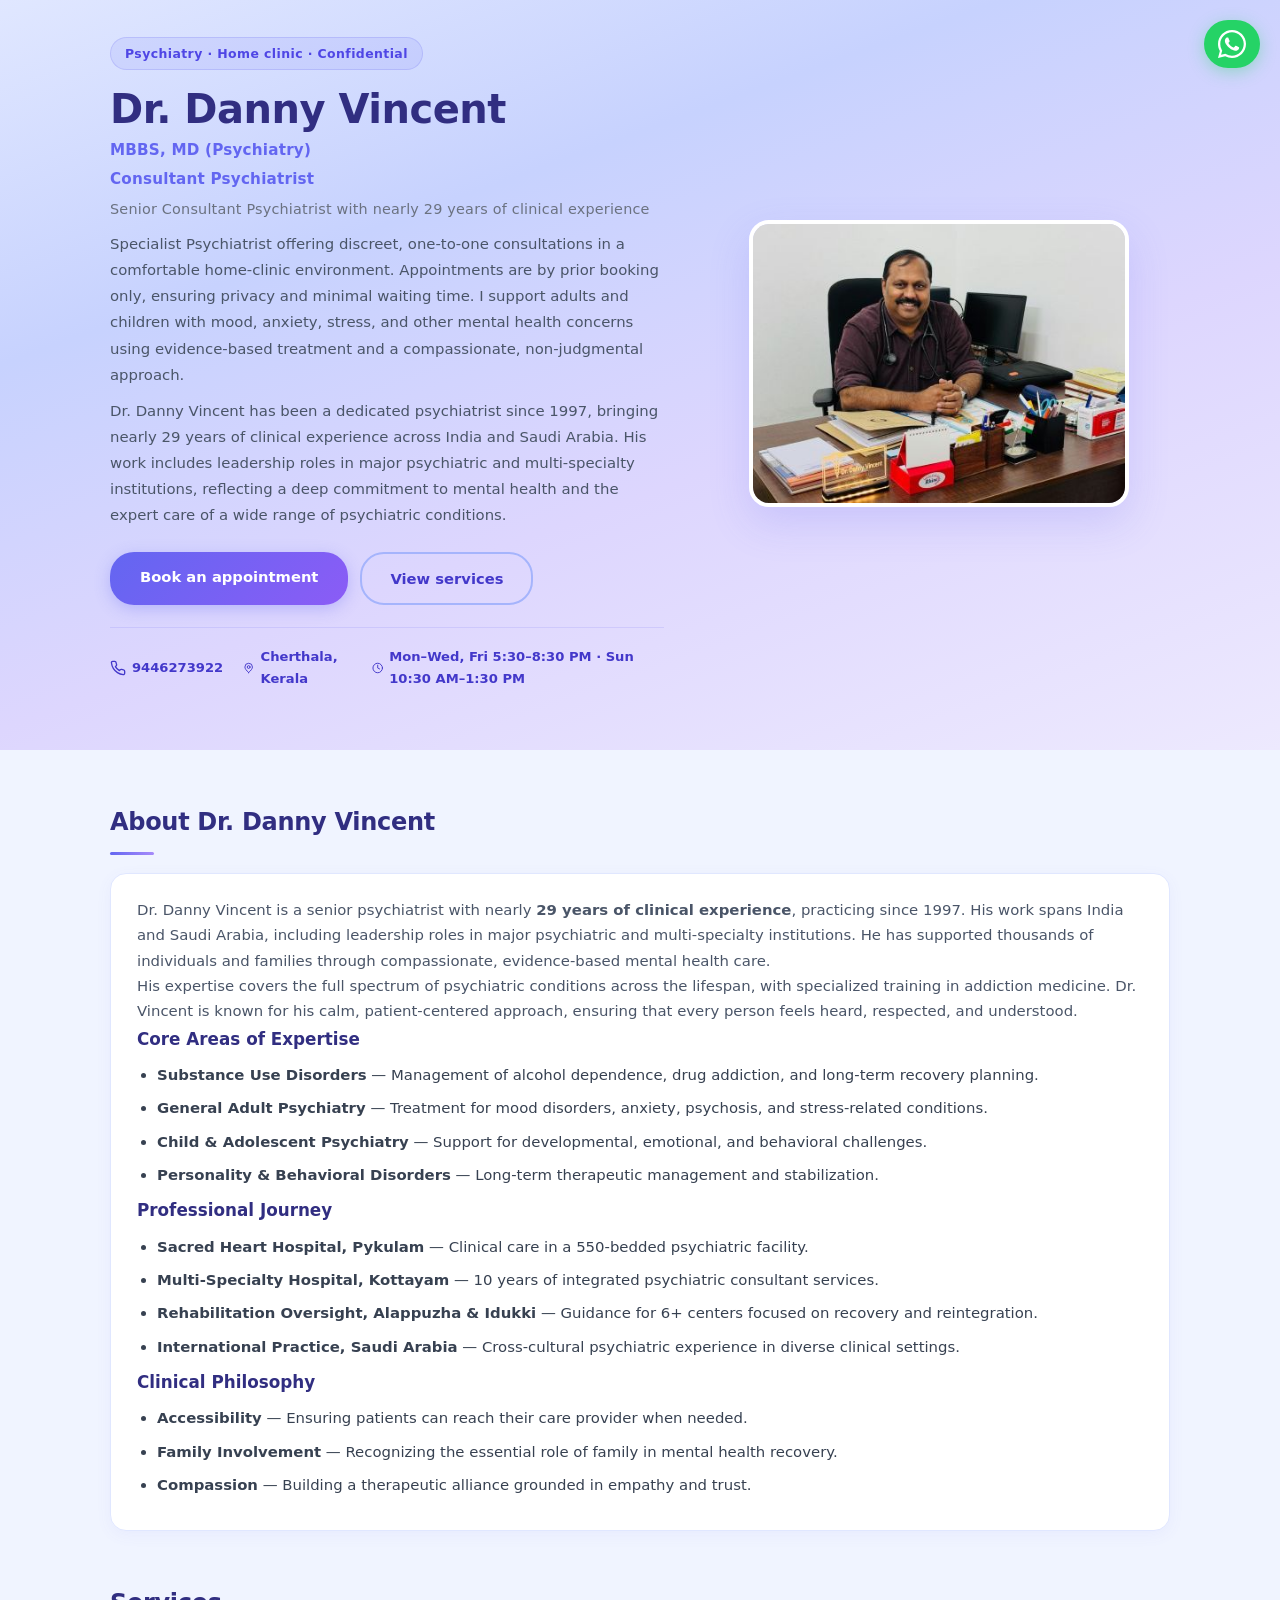
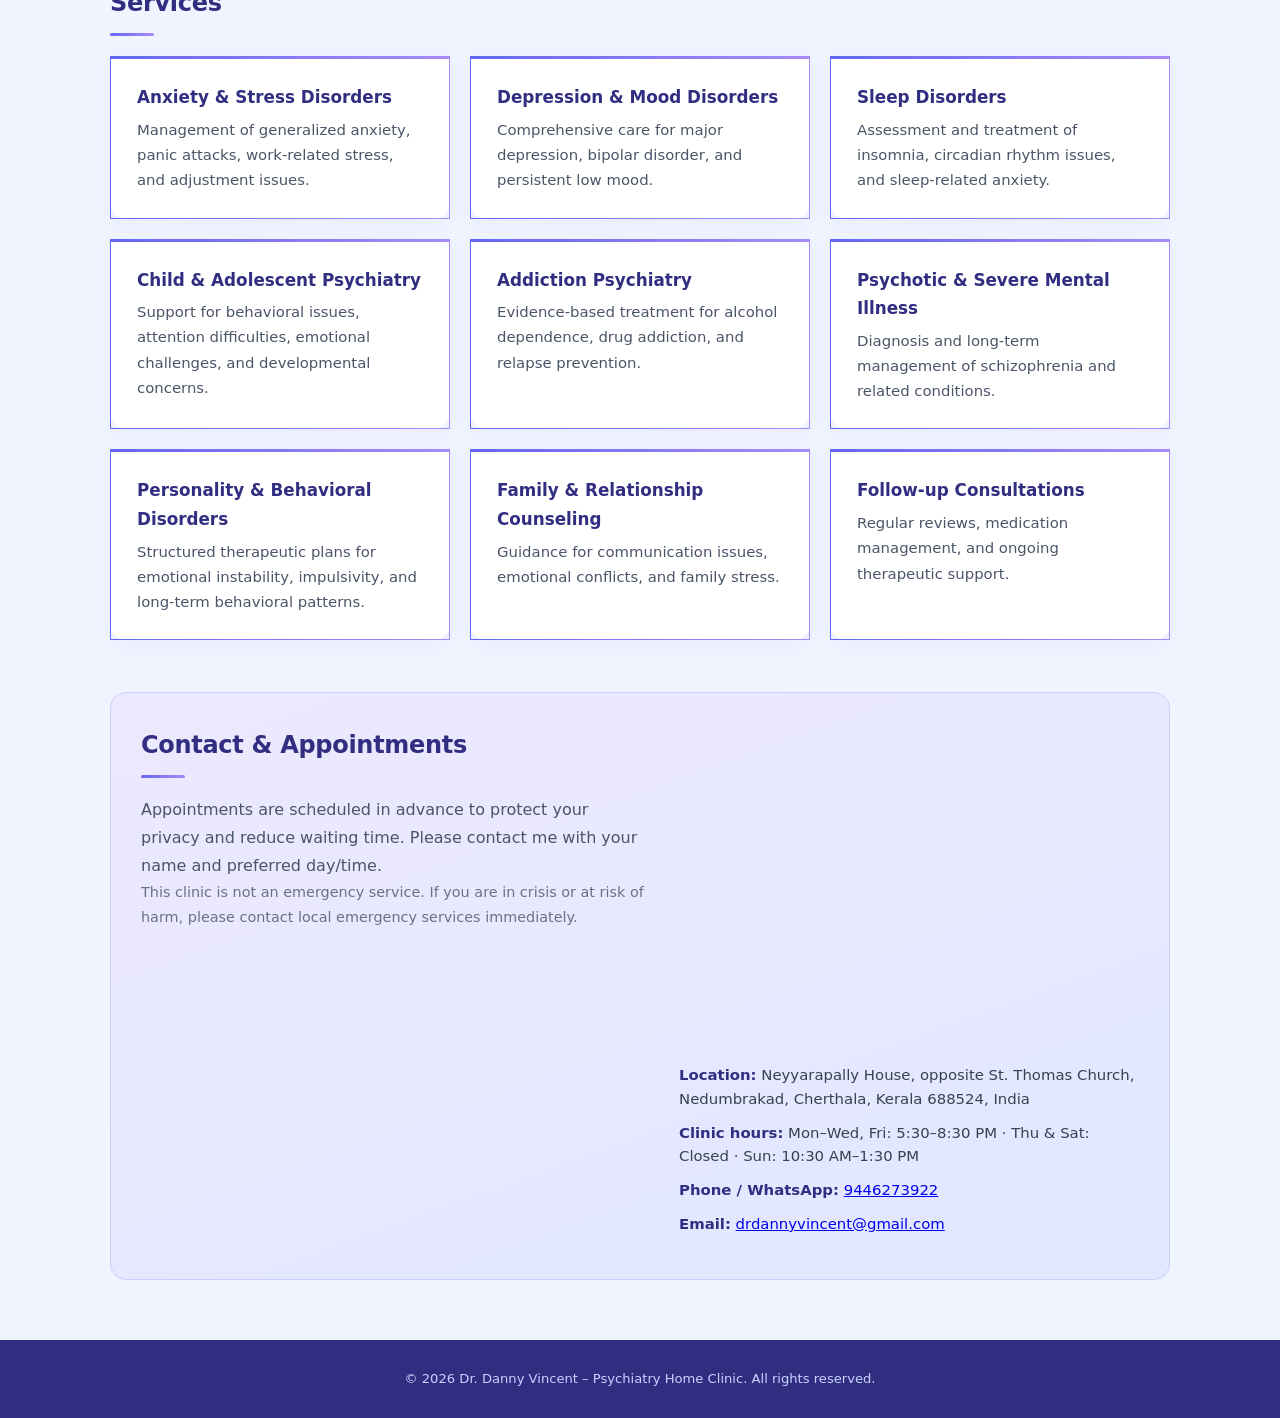
<file: oldindex.html>
<!DOCTYPE html>
<html lang="en">
<head>
  <meta charset="UTF-8" />
  <title>Dr. Danny Vincent | Senior Consultant Psychiatrist in Cherthala, Kerala</title>
  <meta name="viewport" content="width=device-width, initial-scale=1" />

  <!-- Primary SEO -->
  <meta name="description" content="Dr. Danny Vincent, Senior Consultant Psychiatrist with 29 years of experience, offering confidential home-clinic consultations in Cherthala, Kerala. Specializing in anxiety, depression, addiction psychiatry, child & adolescent mental health, and personality disorders.">
  <meta name="keywords" content="psychiatrist Cherthala, Dr Danny Vincent, psychiatry Kerala, addiction psychiatrist, child psychiatrist Kerala, mental health clinic Cherthala, home clinic psychiatry, anxiety treatment Kerala, depression treatment Kerala">
  <meta name="author" content="Dr. Danny Vincent">
  <link rel="alternate" hreflang="en-IN" href="https://drdannyvincent.com/" />

  <!-- Canonical URL -->
  <link rel="canonical" href="https://drdannyvincent.com/" />

  <!-- Open Graph (WhatsApp, Facebook, LinkedIn) -->
  <meta property="og:title" content="Dr. Danny Vincent – Senior Consultant Psychiatrist in Cherthala">
  <meta property="og:description" content="Confidential home-clinic consultations for adults and children. 29 years of psychiatric experience. Anxiety, depression, addiction, child psychiatry, and more.">
  <meta property="og:image" content="https://drdannyvincent.com/drdanny2.jpeg">
  <meta property="og:url" content="https://drdannyvincent.com/">
  <meta property="og:type" content="website">
  <meta property="og:locale" content="en_IN">
  <meta property="og:site_name" content="Dr. Danny Vincent – Psychiatry Home Clinic">
  <meta property="og:image:width" content="1280">
  <meta property="og:image:height" content="960">

  <!-- Favicon -->
  <link rel="icon" type="image/png" href="/favicon-96x96.png?v=20260603" sizes="96x96" />
  <link rel="icon" type="image/svg+xml" href="/favicon.svg?v=20260603" />
  <link rel="shortcut icon" href="/favicon.ico?v=20260603" />
  <link rel="apple-touch-icon" sizes="180x180" href="/apple-touch-icon.png?v=20260603" />
  <meta name="apple-mobile-web-app-title" content="Dr Danny Vincent" />
  <link rel="manifest" href="/site.webmanifest?v=20260603" />

  <!-- Twitter Card -->
  <meta name="twitter:card" content="summary_large_image">
  <meta name="twitter:title" content="Dr. Danny Vincent – Senior Consultant Psychiatrist">
  <meta name="twitter:description" content="29 years of experience in adult, child, and addiction psychiatry. Confidential home-clinic consultations in Cherthala.">
  <meta name="twitter:image" content="https://drdannyvincent.com/drdanny2.jpeg">

  <!-- Local Business Schema -->
  <script type="application/ld+json">
  {
    "@context": "https://schema.org",
    "@type": "MedicalClinic",
    "name": "Dr. Danny's Psychiatry Home Clinic",
    "image": "https://drdannyvincent.com/drdanny2.jpeg",
    "description": "Psychiatry home clinic offering confidential consultations for adults and children in Cherthala, Kerala.",
    "address": {
      "@type": "PostalAddress",
      "streetAddress": "Neyyarapally House, opposite St. Thomas Church, Nedumbrakad",
      "addressLocality": "Cherthala",
      "addressRegion": "Kerala",
      "postalCode": "688524",
      "addressCountry": "IN"
    },
    "geo": {
      "@type": "GeoCoordinates",
      "latitude": 9.696187,
      "longitude": 76.342630
    },
    "telephone": "+91-9446273922",
    "url": "https://drdannyvincent.com/",
    "medicalSpecialty": "Psychiatric",
    "openingHoursSpecification": [
      {
        "@type": "OpeningHoursSpecification",
        "dayOfWeek": ["Monday", "Tuesday", "Wednesday", "Friday"],
        "opens": "17:30",
        "closes": "20:30"
      },
      {
        "@type": "OpeningHoursSpecification",
        "dayOfWeek": "Sunday",
        "opens": "10:30",
        "closes": "13:30"
      }
    ]
  }
  </script>

  <!-- Physician Schema -->
  <script type="application/ld+json">
  {
    "@context": "https://schema.org",
    "@type": "Physician",
    "name": "Dr. Danny Vincent",
    "image": "https://drdannyvincent.com/drdanny2.jpeg",
    "description": "Senior Consultant Psychiatrist with over 29 years of clinical experience in adult, child, and addiction psychiatry.",
    "medicalSpecialty": "Psychiatric",
    "qualifications": "MBBS, MD (Psychiatry)",
    "url": "https://drdannyvincent.com/",
    "telephone": "+91-9446273922",
    "email": "drdannyvincent@gmail.com",
    "worksAt": {
      "@type": "MedicalClinic",
      "name": "Dr. Danny's Psychiatry Home Clinic",
      "url": "https://drdannyvincent.com/"
    },
    "address": {
      "@type": "PostalAddress",
      "streetAddress": "Neyyarapally House, opposite St. Thomas Church, Nedumbrakad",
      "addressLocality": "Cherthala",
      "addressRegion": "Kerala",
      "postalCode": "688524",
      "addressCountry": "IN"
    }
  }
  </script>

  <!-- FAQ Schema -->
  <script type="application/ld+json">
  {
    "@context": "https://schema.org",
    "@type": "FAQPage",
    "mainEntity": [
      {
        "@type": "Question",
        "name": "What conditions does Dr. Danny Vincent treat?",
        "acceptedAnswer": {
          "@type": "Answer",
          "text": "Dr. Danny Vincent treats a wide range of psychiatric conditions including anxiety and stress disorders, depression and mood disorders, sleep disorders, addiction (alcohol and drug dependence), child and adolescent psychiatric issues, psychotic disorders, and personality and behavioral disorders."
        }
      },
      {
        "@type": "Question",
        "name": "What are the clinic hours for Dr. Danny's Psychiatry Home Clinic?",
        "acceptedAnswer": {
          "@type": "Answer",
          "text": "The clinic is open Monday, Tuesday, Wednesday, and Friday from 5:30 PM to 8:30 PM, and Sunday from 10:30 AM to 1:30 PM. Thursday and Saturday are closed. Appointments are by prior booking only."
        }
      },
      {
        "@type": "Question",
        "name": "Where is Dr. Danny Vincent's clinic located?",
        "acceptedAnswer": {
          "@type": "Answer",
          "text": "The clinic is located at Neyyarapally House, opposite St. Thomas Church, Nedumbrakad, Cherthala, Kerala 688524, India."
        }
      },
      {
        "@type": "Question",
        "name": "How can I book an appointment with Dr. Danny Vincent?",
        "acceptedAnswer": {
          "@type": "Answer",
          "text": "You can book an appointment by calling or messaging via WhatsApp at 9446273922, or by emailing drdannyvincent@gmail.com. Please provide your name and preferred day and time."
        }
      },
      {
        "@type": "Question",
        "name": "Does Dr. Danny Vincent treat children and adolescents?",
        "acceptedAnswer": {
          "@type": "Answer",
          "text": "Yes, Dr. Danny Vincent provides child and adolescent psychiatry services, including support for behavioral issues, attention difficulties, emotional challenges, and developmental concerns."
        }
      }
    ]
  }
  </script>

  <!-- Your existing CSS will follow here -->
  <link rel="stylesheet" href="css/styles.css?v=20260415" />
  <!-- Google tag (gtag.js) -->
  <script async src="https://www.googletagmanager.com/gtag/js?id=G-VW57KB1PSQ"></script>
  <script>
    window.dataLayer = window.dataLayer || [];
    function gtag(){dataLayer.push(arguments);}
    gtag('js', new Date());

    gtag('config', 'G-VW57KB1PSQ');
  </script>
</head>


<body>

  <!-- FLOATING WHATSAPP BUTTON -->
  <a href="https://wa.me/919446273922" target="_blank" rel="noopener" class="whatsapp-float" aria-label="Chat on WhatsApp">
    <svg viewBox="0 0 32 32" width="28" height="28" fill="#fff"><path d="M16.004 0C7.165 0 .003 7.16.003 15.997c0 2.822.737 5.577 2.137 8.003L.003 32l8.208-2.102a15.94 15.94 0 007.793 2.1C24.84 31.998 32 24.836 32 15.997 32 7.16 24.84 0 16.004 0zm0 29.39a13.35 13.35 0 01-7.09-2.03l-.508-.303-4.87 1.248 1.3-4.737-.334-.527A13.32 13.32 0 012.61 15.997c0-7.39 6.006-13.396 13.394-13.396 7.39 0 13.396 6.006 13.396 13.396 0 7.392-6.006 13.394-13.396 13.394zm7.338-10.028c-.4-.2-2.373-1.17-2.74-1.304-.37-.133-.637-.2-.905.2s-1.04 1.304-1.273 1.57-.47.3-.87.1c-.4-.2-1.69-.622-3.22-1.985-1.19-1.06-1.993-2.37-2.227-2.77-.233-.4-.025-.617.175-.816.18-.18.4-.467.6-.7.2-.234.267-.4.4-.668.133-.267.067-.5-.033-.7-.1-.2-.905-2.18-1.24-2.986-.327-.784-.66-.678-.905-.69l-.77-.014c-.267 0-.7.1-1.067.5s-1.4 1.37-1.4 3.34c0 1.97 1.433 3.873 1.633 4.14.2.267 2.82 4.305 6.833 6.036.955.412 1.7.658 2.28.843.958.305 1.832.262 2.522.16.77-.115 2.373-.97 2.707-1.906.333-.936.333-1.738.233-1.905-.1-.167-.367-.267-.767-.467z"/></svg>
  </a>

  <main>

  <!-- HERO SECTION -->
  <div class="hero-wrapper">
    <div class="hero">
      <div class="hero-text">
        <div class="hero-badge">Psychiatry · Home clinic · Confidential</div>
        <h1>Dr. Danny Vincent</h1>
        <h3>MBBS, MD (Psychiatry)</h3>
        <h3>Consultant Psychiatrist</h3>
        <h3 style="font-size:0.9rem; font-weight:500; color:#6b7280; margin-top:4px;">
          Senior Consultant Psychiatrist with nearly <span class="exp-years">29</span> years of clinical experience
        </h3>

        <p>
          Specialist Psychiatrist offering discreet, one‑to‑one consultations in a comfortable home‑clinic environment. Appointments are by prior booking only, ensuring privacy and minimal waiting time. I support adults and children with mood, anxiety, stress, and other mental health concerns using evidence‑based treatment and a compassionate, non‑judgmental approach.
        </p>

        <p>
          Dr. Danny Vincent has been a dedicated psychiatrist since 1997, bringing nearly <span class="exp-years">29</span> years of clinical experience across India and Saudi Arabia. His work includes leadership roles in major psychiatric and multi‑specialty institutions, reflecting a deep commitment to mental health and the expert care of a wide range of psychiatric conditions.
        </p>

        <div class="hero-cta">
          <a href="#contact" class="btn-main">Book an appointment</a>
          <a href="#services" class="btn-ghost">View services</a>
        </div>

        <div class="hero-contact">
          <div class="hero-contact-item">
            <svg width="16" height="16" viewBox="0 0 24 24" fill="none" stroke="currentColor" stroke-width="2" stroke-linecap="round" stroke-linejoin="round"><path d="M22 16.92v3a2 2 0 01-2.18 2 19.79 19.79 0 01-8.63-3.07 19.5 19.5 0 01-6-6 19.79 19.79 0 01-3.07-8.67A2 2 0 014.11 2h3a2 2 0 012 1.72c.127.96.361 1.903.7 2.81a2 2 0 01-.45 2.11L8.09 9.91a16 16 0 006 6l1.27-1.27a2 2 0 012.11-.45c.907.339 1.85.573 2.81.7A2 2 0 0122 16.92z"/></svg>
            9446273922
          </div>
          <div class="hero-contact-item">
            <svg width="16" height="16" viewBox="0 0 24 24" fill="none" stroke="currentColor" stroke-width="2" stroke-linecap="round" stroke-linejoin="round"><circle cx="12" cy="10" r="3"/><path d="M12 21.7C17.3 17 20 13 20 10a8 8 0 10-16 0c0 3 2.7 7 8 11.7z"/></svg>
            Cherthala, Kerala
          </div>
          <div class="hero-contact-item">
            <svg width="16" height="16" viewBox="0 0 24 24" fill="none" stroke="currentColor" stroke-width="2" stroke-linecap="round" stroke-linejoin="round"><circle cx="12" cy="12" r="10"/><polyline points="12 6 12 12 16 14"/></svg>
            Mon–Wed, Fri 5:30–8:30 PM · Sun 10:30 AM–1:30 PM
          </div>
        </div>
      </div>

      <div class="hero-photo">
        <img
          src="images/drdanny-420.jpg"
          srcset="
            images/drdanny-420.jpg 420w,
            images/drdanny-840.jpg 840w
          "
          sizes="(max-width: 900px) 100vw, 420px"
          alt="Dr. Danny Vincent"
          class="doctor-photo"
          fetchpriority="high"
        />

      </div>
    </div>
  </div>

    <!-- ABOUT SECTION -->
    <h2 class="section-title">About Dr. Danny Vincent</h2>

    <div class="card">
      <p>
        Dr. Danny Vincent is a senior psychiatrist with nearly <strong><span class="exp-years">29</span> years of clinical experience</strong>, practicing since 1997. His work spans India and Saudi Arabia, including leadership roles in major psychiatric and multi‑specialty institutions. He has supported thousands of individuals and families through compassionate, evidence‑based mental health care.
      </p>

      <p>
        His expertise covers the full spectrum of psychiatric conditions across the lifespan, with specialized training in addiction medicine. Dr. Vincent is known for his calm, patient‑centered approach, ensuring that every person feels heard, respected, and understood.
      </p>

      <h3>Core Areas of Expertise</h3>
      <ul>
        <li><strong>Substance Use Disorders</strong> — Management of alcohol dependence, drug addiction, and long‑term recovery planning.</li>
        <li><strong>General Adult Psychiatry</strong> — Treatment for mood disorders, anxiety, psychosis, and stress‑related conditions.</li>
        <li><strong>Child & Adolescent Psychiatry</strong> — Support for developmental, emotional, and behavioral challenges.</li>
        <li><strong>Personality & Behavioral Disorders</strong> — Long‑term therapeutic management and stabilization.</li>
      </ul>

      <h3>Professional Journey</h3>
      <ul>
        <li><strong>Sacred Heart Hospital, Pykulam</strong> — Clinical care in a 550‑bedded psychiatric facility.</li>
        <li><strong>Multi‑Specialty Hospital, Kottayam</strong> — 10 years of integrated psychiatric consultant services.</li>
        <li><strong>Rehabilitation Oversight, Alappuzha & Idukki</strong> — Guidance for 6+ centers focused on recovery and reintegration.</li>
        <li><strong>International Practice, Saudi Arabia</strong> — Cross‑cultural psychiatric experience in diverse clinical settings.</li>
      </ul>

      <h3>Clinical Philosophy</h3>
      <ul>
        <li><strong>Accessibility</strong> — Ensuring patients can reach their care provider when needed.</li>
        <li><strong>Family Involvement</strong> — Recognizing the essential role of family in mental health recovery.</li>
        <li><strong>Compassion</strong> — Building a therapeutic alliance grounded in empathy and trust.</li>
      </ul>
    </div>

    <!-- SERVICES -->
    <h2 id="services" class="section-title">Services</h2>

    <div class="grid-3">
      <div class="card"><h3>Anxiety & Stress Disorders</h3><p>Management of generalized anxiety, panic attacks, work‑related stress, and adjustment issues.</p></div>
      <div class="card"><h3>Depression & Mood Disorders</h3><p>Comprehensive care for major depression, bipolar disorder, and persistent low mood.</p></div>
      <div class="card"><h3>Sleep Disorders</h3><p>Assessment and treatment of insomnia, circadian rhythm issues, and sleep‑related anxiety.</p></div>
    </div>

    <div class="grid-3">
      <div class="card"><h3>Child & Adolescent Psychiatry</h3><p>Support for behavioral issues, attention difficulties, emotional challenges, and developmental concerns.</p></div>
      <div class="card"><h3>Addiction Psychiatry</h3><p>Evidence‑based treatment for alcohol dependence, drug addiction, and relapse prevention.</p></div>
      <div class="card"><h3>Psychotic & Severe Mental Illness</h3><p>Diagnosis and long‑term management of schizophrenia and related conditions.</p></div>
    </div>

    <div class="grid-3">
      <div class="card"><h3>Personality & Behavioral Disorders</h3><p>Structured therapeutic plans for emotional instability, impulsivity, and long‑term behavioral patterns.</p></div>
      <div class="card"><h3>Family & Relationship Counseling</h3><p>Guidance for communication issues, emotional conflicts, and family stress.</p></div>
      <div class="card"><h3>Follow‑up Consultations</h3><p>Regular reviews, medication management, and ongoing therapeutic support.</p></div>
    </div>

    <!-- CONTACT -->
    <div id="contact" class="contact-section">
      <h2 class="section-title">Contact & Appointments</h2>

      <div class="contact-row">
        <div>
          <p>
            Appointments are scheduled in advance to protect your privacy and reduce waiting time. Please contact me with your name and preferred day/time.
          </p>
          <p style="font-size:0.9rem; color:#6b7280;">
            This clinic is not an emergency service. If you are in crisis or at risk of harm, please contact local emergency services immediately.
          </p>
        </div>

        <div>
          <div class="contact-item">
            <iframe src="https://www.google.com/maps/embed?pb=!1m18!1m12!1m3!1d3932.8224850207716!2d76.34262967586177!3d9.696187253447413!2m3!1f0!2f0!3f0!3m2!1i1024!2i768!4f13.1!3m3!1m2!1s0x3b087dd07716e66b%3A0x884e9c2bc6a83413!2sDr%20Danny&#39;s%20Clinic!5e0!3m2!1sen!2skw!4v1770375603784!5m2!1sen!2skw"
              width="100%" height="250" style="border:0; border-radius:10px;" allowfullscreen="" loading="lazy"></iframe>
          </div>

          <div class="contact-item"><span class="label">Location:</span> Neyyarapally House, opposite St. Thomas Church, Nedumbrakad, Cherthala, Kerala 688524, India</div>
          <div class="contact-item"><span class="label">Clinic hours:</span> Mon–Wed, Fri: 5:30–8:30 PM · Thu & Sat: Closed · Sun: 10:30 AM–1:30 PM</div>
          <div class="contact-item"><span class="label">Phone / WhatsApp:</span> <a href="tel:+919446273922">9446273922</a></div>
          <div class="contact-item"><span class="label">Email:</span> <a href="mailto:drdannyvincent@gmail.com">drdannyvincent@gmail.com</a></div>
        </div>
      </div>
    </div>

  </main>

  <footer>
    <p>© <span id="year"></span> Dr. Danny Vincent – Psychiatry Home Clinic. All rights reserved.</p>
  </footer>
  <script src="js/year.js?v=20260415" defer></script>

</body>
</html>
</file>
<file: css/styles.css>
/* ===== RESET & BASE ===== */
*,
*::before,
*::after {
    box-sizing: border-box;
    margin: 0;
    padding: 0;
}

body {
    font-family: "Segoe UI", system-ui, -apple-system, sans-serif;
    background-color: #f0f4ff;
    color: #2d3748;
    line-height: 1.7;
    -webkit-font-smoothing: antialiased;
}

/* ===== HERO SECTION ===== */
.hero-wrapper {
    background: linear-gradient(160deg, #e0e7ff 0%, #c7d2fe 30%, #ddd6fe 60%, #ede9fe 100%);
    width: 100vw;
    margin-left: calc(50% - 50vw);
}

.hero {
    display: grid;
    grid-template-columns: 1.2fr 1fr;
    gap: 44px;
    max-width: 1140px;
    margin: 0 auto;
    padding: 37px 40px 60px;
    align-items: center;
}

.hero-text {
    max-width: 560px;
}

.hero-text h1 {
    margin: 0 0 6px;
    font-size: 2.5rem;
    font-weight: 800;
    letter-spacing: -0.5px;
    line-height: 1.15;
    color: #312e81;
}

.hero-text h3 {
    margin: 3px 0;
    font-size: 0.95rem;
    font-weight: 600;
    color: #6366f1;
    letter-spacing: 0.2px;
}

.hero-text p {
    color: #4a5568;
    font-size: 0.93rem;
    line-height: 1.75;
    margin-top: 10px;
}

.hero-badge {
    display: inline-block;
    padding: 5px 14px;
    border-radius: 20px;
    background: rgba(99, 102, 241, 0.1);
    border: 1px solid rgba(99, 102, 241, 0.2);
    color: #4f46e5;
    font-size: 0.78rem;
    font-weight: 600;
    letter-spacing: 0.4px;
    margin-bottom: 16px;
}

.hero-cta {
    margin-top: 24px;
    display: flex;
    gap: 12px;
    flex-wrap: wrap;
}

.hero-contact {
    margin-top: 22px;
    display: flex;
    gap: 20px;
    flex-wrap: nowrap;
    padding-top: 18px;
    border-top: 1px solid rgba(99, 102, 241, 0.15);
}

.hero-contact-item {
    display: flex;
    align-items: center;
    gap: 6px;
    font-size: 0.82rem;
    font-weight: 600;
    color: #4338ca;
}

.btn-main {
    display: inline-block;
    padding: 12px 30px;
    border-radius: 24px;
    background: linear-gradient(135deg, #6366f1, #8b5cf6);
    color: #fff;
    text-decoration: none;
    font-weight: 700;
    font-size: 0.92rem;
    transition: transform 0.2s, box-shadow 0.2s;
    box-shadow: 0 4px 16px rgba(99, 102, 241, 0.3);
}

.btn-main:hover {
    transform: translateY(-2px);
    box-shadow: 0 8px 24px rgba(99, 102, 241, 0.4);
}

.btn-ghost {
    display: inline-block;
    padding: 12px 28px;
    border-radius: 24px;
    border: 2px solid #a5b4fc;
    color: #4338ca;
    text-decoration: none;
    font-weight: 600;
    font-size: 0.92rem;
    transition: background 0.2s, border-color 0.2s;
}

.btn-ghost:hover {
    background: rgba(99, 102, 241, 0.08);
    border-color: #818cf8;
}

/* ===== DOCTOR PHOTO ===== */
.hero-photo {
    display: flex;
    justify-content: center;
}

.doctor-photo {
    width: 100%;
    max-width: 380px;
    border-radius: 20px;
    display: block;
    object-fit: cover;
    box-shadow: 0 16px 40px rgba(99, 102, 241, 0.18);
    border: 4px solid #fff;
}

/* ===== MAIN CONTENT ===== */
main {
    max-width: 1140px;
    margin: 0 auto 60px;
    padding: 0 40px;
}

.section-title {
    margin-top: 52px;
    margin-bottom: 18px;
    font-size: 1.5rem;
    font-weight: 800;
    color: #312e81;
    letter-spacing: -0.3px;
    position: relative;
    padding-bottom: 12px;
}

.section-title::after {
    content: "";
    position: absolute;
    bottom: 0;
    left: 0;
    width: 44px;
    height: 3px;
    background: linear-gradient(90deg, #6366f1, #a78bfa);
    border-radius: 3px;
}

/* ===== CARDS ===== */
.card {
    background: #ffffff;
    border-radius: 16px;
    padding: 24px 26px;
    font-size: 0.93rem;
    margin-bottom: 20px;
    border: 1px solid #e0e7ff;
    box-shadow: 0 4px 16px rgba(99, 102, 241, 0.06);
    transition: transform 0.25s ease, box-shadow 0.25s ease;
}

.card:hover {
    transform: translateY(-4px);
    box-shadow: 0 12px 32px rgba(99, 102, 241, 0.12);
}

.card h3 {
    font-size: 1.05rem;
    font-weight: 700;
    color: #312e81;
    margin-bottom: 6px;
}

.card p {
    color: #4a5568;
    line-height: 1.7;
}

.card ul {
    color: #374151;
}

.card li {
    margin-bottom: 8px;
}

.grid-3 {
    display: grid;
    grid-template-columns: repeat(3, minmax(0, 1fr));
    gap: 20px;
    margin-top: 20px;
}

.grid-3 .card {
    border-top: 3px solid transparent;
    border-image: linear-gradient(90deg, #6366f1, #a78bfa) 1;
    border-image-slice: 1;
    border-top-left-radius: 0;
    border-top-right-radius: 0;
    margin-bottom: 0;
}

ul {
    padding-left: 20px;
    margin: 10px 0 0;
}

/* ===== CONTACT SECTION ===== */
.contact-section {
    margin-top: 52px;
    background: linear-gradient(160deg, #ede9fe, #e0e7ff);
    border-radius: 16px;
    padding: 32px 30px;
    border: 1px solid #c7d2fe;
}

.contact-section .section-title {
    margin-top: 0;
}

.contact-row {
    display: grid;
    grid-template-columns: 1.1fr 1fr;
    gap: 32px;
    align-items: start;
}

.contact-row > div:first-child p {
    color: #4a5568;
    line-height: 1.75;
}

.contact-item {
    margin-bottom: 10px;
    font-size: 0.93rem;
    color: #374151;
    line-height: 1.6;
}

.label {
    font-weight: 700;
    color: #312e81;
}

/* ===== FOOTER ===== */
footer {
    text-align: center;
    font-size: 0.82rem;
    color: #94a3b8;
    padding: 28px 20px;
    background: #312e81;
    color: #c7d2fe;
}

/* ===== RESPONSIVE ===== */
@media (max-width: 900px) {
    .hero {
        grid-template-columns: 1fr;
        text-align: center;
        padding: 40px 24px 36px;
        gap: 32px;
    }

    .hero-text {
        max-width: 100%;
    }

    .hero-cta {
        justify-content: center;
    }

    .hero-contact {
        justify-content: center;
    }

    .hero-text h1 {
        font-size: 2rem;
    }

    .section-title::after {
        left: 50%;
        transform: translateX(-50%);
    }

    .grid-3 {
        grid-template-columns: 1fr;
    }

    .contact-row {
        grid-template-columns: 1fr;
    }

    main {
        padding: 0 20px;
    }
}

@media (max-width: 480px) {
    .hero {
        padding: 32px 18px 28px;
    }

    .hero-text h1 {
        font-size: 1.65rem;
    }

    .btn-main,
    .btn-ghost {
        width: 100%;
        text-align: center;
    }

    .contact-section {
        padding: 20px 16px;
    }
}

/* ===== FLOATING WHATSAPP BUTTON ===== */
.whatsapp-float {
    position: fixed;
    top: 20px;
    right: 20px;
    z-index: 1000;
    display: flex;
    align-items: center;
    gap: 8px;
    background: #25d366;
    color: #fff;
    padding: 10px 14px;
    border-radius: 28px;
    text-decoration: none;
    font-weight: 600;
    font-size: 0.85rem;
    box-shadow: 0 4px 16px rgba(37, 211, 102, 0.35);
    transition: transform 0.2s, box-shadow 0.2s;
}

.whatsapp-float:hover {
    transform: translateY(-2px);
    box-shadow: 0 8px 24px rgba(37, 211, 102, 0.45);
}

.whatsapp-float svg {
    flex-shrink: 0;
}
</file>
